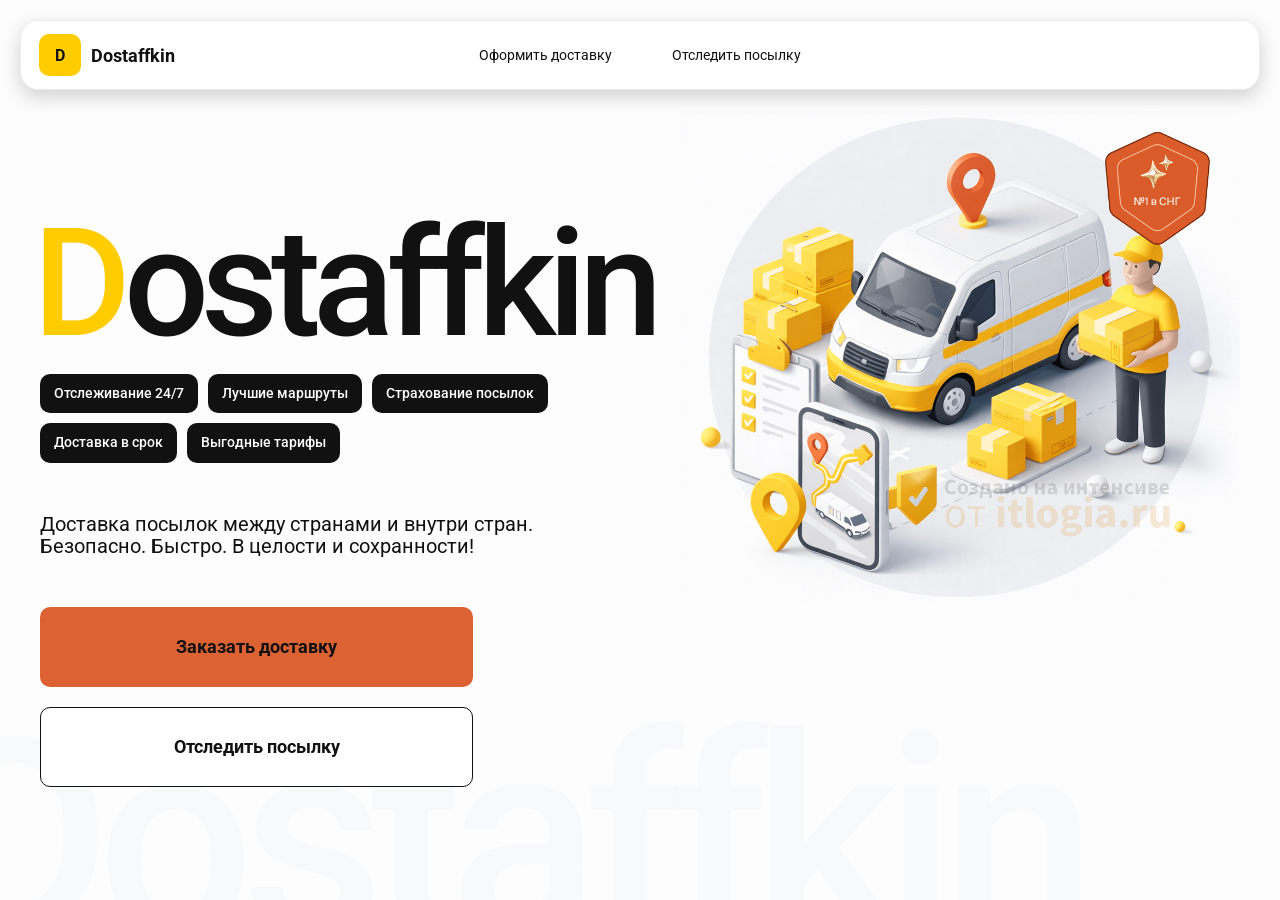
<file: index.html>
<!doctype html>
<html lang="ru">

<head>
    <meta charset="utf-8" />
    <meta name="viewport" content="width=device-width,initial-scale=1,maximum-scale=1,user-scalable=0" />
    <title>Dostaffkin — Доставка посылок между странами и внутри стран. Безопасно. Быстро. В целости и сохранности!
    </title>

    <link rel="stylesheet" href="styles/base.css" />
    <link rel="stylesheet" href="styles/base_adaptive.css" />
    <link rel="stylesheet" href="styles/index.css" />
    <link rel="stylesheet" href="styles/index_adaptive.css" />
</head>

<body>
    <div class="container">
        <header class="header">
            <a class="header-brand" href="#">
                <div class="header-logo">D</div>
                <div class="header-title">Dostaffkin</div>
            </a>
            <nav class="header-menu">
                <a class="header-link" href="./order.html">Оформить <span>доставку</span></a>
                <a class="header-link" href="./track.html">Отследить <span>посылку</span></a>
            </nav>
        </header>
        <main class="main">
            <section class="main-info">
                <div class="main-title">
                    <span>D</span>ostaffkin
                </div>
                <div class="main-features">
                    <div class="main-feature">Отслеживание 24/7</div>
                    <div class="main-feature">Лучшие маршруты</div>
                    <div class="main-feature">Страхование посылок</div>
                    <div class="main-feature">Доставка в срок</div>
                    <div class="main-feature">Выгодные тарифы</div>
                </div>
                <div class="main-description">
                    Доставка посылок между странами и внутри стран.
                    Безопасно. Быстро. В целости и сохранности!
                </div>
                <div class="main-actions">
                    <a class="button" type="button" href="./order.html">Заказать доставку</a>
                    <a class="button button-white" type="button" href="./track.html">Отследить посылку</a>
                </div>
            </section>
            <div class="main-title-ghost">Dostaffkin</div>
            <section class="main-image">
                <img src="images/main-image.png" alt="Main image" />
            </section>
        </main>
    </div>
</body>

</html>
</file>
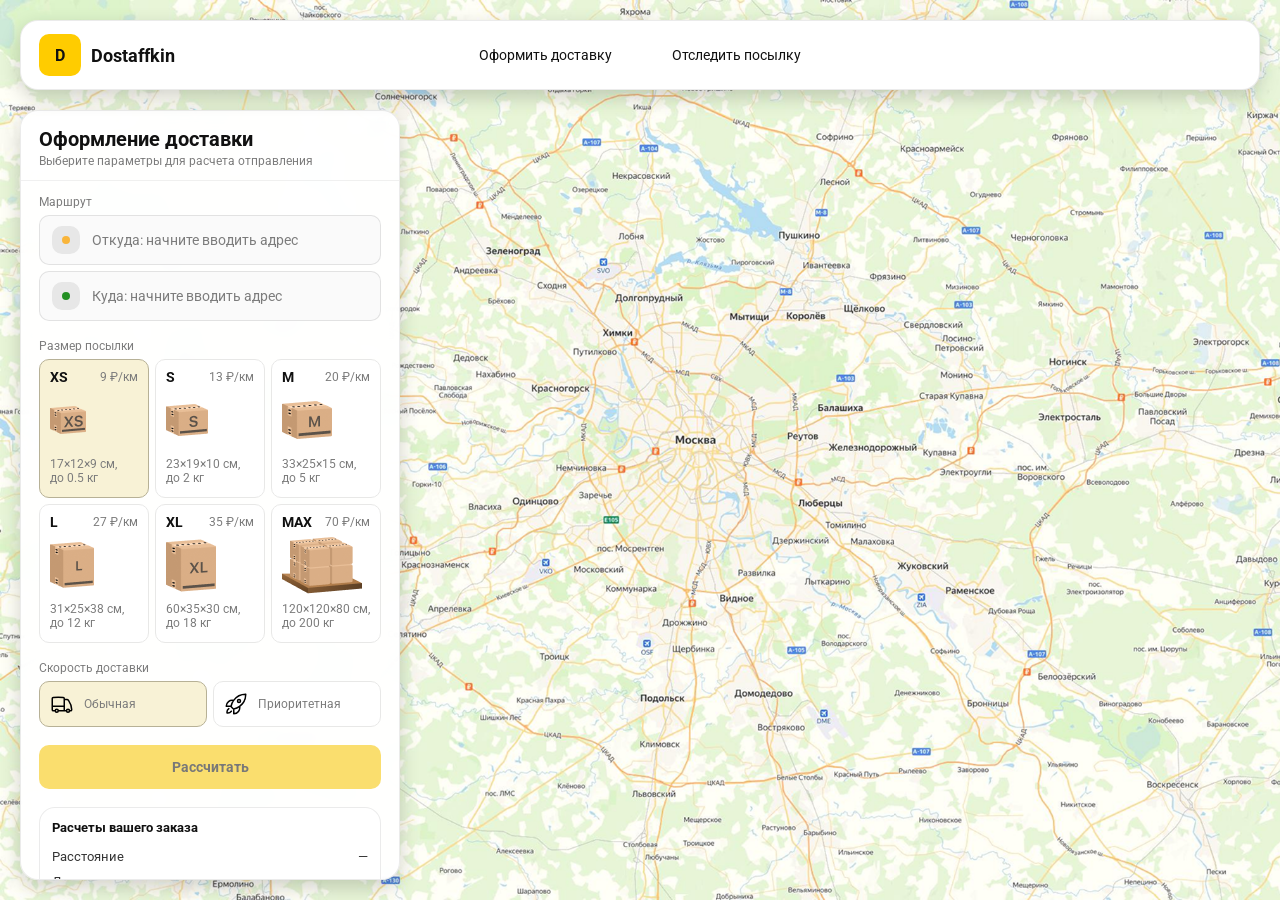
<file: order.html>
<!doctype html>
<html lang="ru">

<head>
    <meta charset="utf-8" />
    <meta name="viewport" content="width=device-width,initial-scale=1,maximum-scale=1,user-scalable=0" />
    <title>Оформление доставки</title>

    <link rel="stylesheet" href="styles/base.css" />
    <link rel="stylesheet" href="styles/base_adaptive.css" />

    <link rel="stylesheet" href="styles/order.css" />
    <link rel="stylesheet" href="styles/order_adaptive.css" />
</head>

<body>
    <div id="map"></div>

    <header class="header">
        <a class="header-brand" href="./index.html">
            <div class="header-logo">D</div>
            <div class="header-title">Dostaffkin</div>
        </a>
        <nav class="header-menu">
            <a class="header-link" href="#">Оформить <span>доставку</span></a>
            <a class="header-link" href="./track.html">Отследить <span>посылку</span></a>
        </nav>
    </header>

    <aside class="main" id="sidebar">
        <div class="main-header">
            <div class="main-title">Оформление доставки</div>
            <div class="main-text">Выберите параметры для расчета отправления</div>
        </div>
        <div class="main-content">
            <div class="main-route">
                <div class="main-block-title">Маршрут</div>
                <div class="main-fields">
                    <div class="main-field" id="fromField">
                        <div class="main-pin"></div>
                        <input id="from" placeholder="Откуда: начните вводить адрес" autocomplete="off" />
                        <div class="main-ac" id="fromAc" role="listbox" aria-label="Подсказки адресов"></div>
                    </div>

                    <div class="main-field" id="toField">
                        <div class="main-pin"></div>
                        <input id="to" placeholder="Куда: начните вводить адрес" autocomplete="off" />
                        <div class="main-ac" id="toAc" role="listbox" aria-label="Подсказки адресов"></div>
                    </div>
                </div>
            </div>
            <div class="main-package">
                <div class="main-block-title">Размер посылки</div>

                <div class="main-sizes">
                    <div class="main-size-card is-active" data-value="xs">
                        <div class="main-size-top">
                            <div class="main-size-label">XS</div>
                            <div class="main-size-rate">9 ₽/км</div>
                        </div>
                        <div class="main-size-media">
                            <img src="images/sizes/xs.png" alt="Короб XS" />
                        </div>
                        <div class="main-size-description">17×12×9 см,<br>до 0.5 кг</div>
                    </div>

                    <div class="main-size-card" data-value="s">
                        <div class="main-size-top">
                            <div class="main-size-label">S</div>
                            <div class="main-size-rate">13 ₽/км</div>
                        </div>
                        <div class="main-size-media">
                            <img src="images/sizes/s.png" alt="Короб S" />
                        </div>
                        <div class="main-size-description">23×19×10 см,<br>до 2 кг</div>
                    </div>

                    <div class="main-size-card" data-value="m">
                        <div class="main-size-top">
                            <div class="main-size-label">M</div>
                            <div class="main-size-rate">20 ₽/км</div>
                        </div>
                        <div class="main-size-media">
                            <img src="images/sizes/m.png" alt="Короб M" />
                        </div>
                        <div class="main-size-description">33×25×15 см,<br>до 5 кг</div>
                    </div>

                    <div class="main-size-card" data-value="l">
                        <div class="main-size-top">
                            <div class="main-size-label">L</div>
                            <div class="main-size-rate">27 ₽/км</div>
                        </div>
                        <div class="main-size-media">
                            <img src="images/sizes/l.png" alt="Короб L" />
                        </div>
                        <div class="main-size-description">31×25×38 см,<br>до 12 кг</div>
                    </div>

                    <div class="main-size-card" data-value="xl">
                        <div class="main-size-top">
                            <div class="main-size-label">XL</div>
                            <div class="main-size-rate">35 ₽/км</div>
                        </div>
                        <div class="main-size-media">
                            <img src="images/sizes/xl.png" alt="Короб XL" />
                        </div>
                        <div class="main-size-description">60×35×30 см,<br>до 18 кг</div>
                    </div>

                    <div class="main-size-card" data-value="max">
                        <div class="main-size-top">
                            <div class="main-size-label">MAX</div>
                            <div class="main-size-rate">70 ₽/км</div>
                        </div>
                        <div class="main-size-media main-size-media-palleta">
                            <img src="images/sizes/max.png" alt="Паллета" />
                        </div>
                        <div class="main-size-description">120×120×80 см,<br>до 200 кг</div>
                    </div>
                </div>
            </div>
            <div class="main-speed">
                <div class="main-block-title">Скорость доставки</div>

                <div class="main-speeds">
                    <div class="main-speed-card is-active" data-value="regular">
                        <img class="main-speed-media" src="images/icons/regular.svg" alt="Regular" />
                        <div class="main-speed-description">Обычная</div>
                    </div>
                    <div class="main-speed-card" data-value="fast">
                        <img class="main-speed-media" src="images/icons/fast.svg" alt="Fast" />
                        <div class="main-speed-description">Приоритетная</div>
                    </div>

                </div>
            </div>
            <div class="main-calculate-block">
                <button id="calc" class="button calculate-button" type="button" disabled>Рассчитать</button>
            </div>
            <div class="main-result" id="result">
                <div class="main-result-title">Расчеты вашего заказа</div>
                <div class="main-result-lines">
                    <div class="main-result-line"><span>Расстояние</span><span id="distanceValue">—</span></div>
                    <div class="main-result-line"><span>Доставим через</span><span id="durationValue">—</span></div>
                    <div class="main-result-line"><span>Тариф</span><span id="rateValue">—</span></div>
                </div>
                <div class="main-price">
                    <div class="main-price-label">Итого</div>
                    <div class="main-price-value" id="totalValue">—</div>
                </div>
            </div>
            <div class="main-order-box">
                <div class="main-order-form" id="orderForm">
                    <div class="main-order-title">Оформление доставки</div>
                    <div class="main-block-info-row">
                        <div class="main-block-title">Контакты</div>
                        <div class="order-fields">
                            <div class="main-field">
                                <input id="customerName" placeholder="Ваше имя" autocomplete="off" />
                            </div>
                            <div class="main-field">
                                <input id="customerPhone" placeholder="Ваш телефон" autocomplete="off"
                                    inputmode="tel" />
                            </div>
                        </div>
                    </div>
                    <div class="main-block-info-row extra-info">
                        <div class="main-block-title">Дополнительная информация</div>
                        <div class="main-field textarea">
                            <textarea id="comment" placeholder="Детали доставки и комментарии"></textarea>
                        </div>
                    </div>
                    <button id="submit" class="button main-submit-request" type="button" disabled>Отправить
                        заявку
                    </button>
                </div>

                <div class="main-order-success" id="orderSuccess">
                    <div class="main-success-icon">✓</div>
                    <div class="main-success-title">Заявка отправлена!</div>
                    <div class="main-success-title">Номер отправления – <span id="orderId"></span></div>
                    <div class="main-success-subtitle">Мы скоро свяжемся с вами</div>
                </div>
            </div>
        </div>
    </aside>
</body>

</html>
</file>
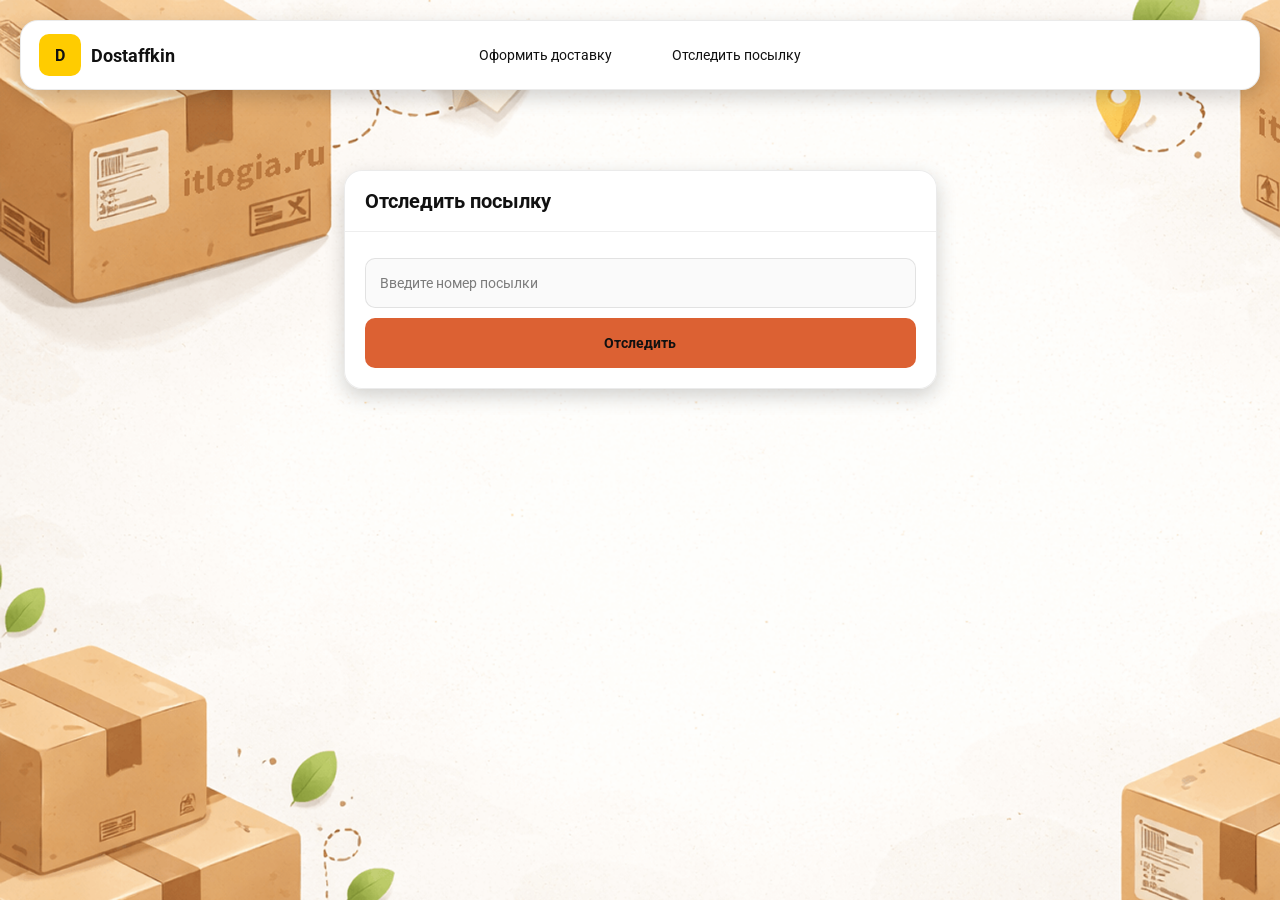
<file: track.html>
<!doctype html>
<html lang="ru">

<head>
    <meta charset="utf-8" />
    <meta name="viewport" content="width=device-width,initial-scale=1,maximum-scale=1,user-scalable=0" />
    <title>Отследить посылку</title>
    <link rel="stylesheet" href="styles/base.css" />
    <link rel="stylesheet" href="styles/base_adaptive.css" />

    <link rel="stylesheet" href="styles/track.css" />
    <link rel="stylesheet" href="styles/track_adaptive.css" />
</head>

<body>
    <div class="container">
        <header class="header">
            <a class="header-brand" href="./index.html">
                <div class="header-logo">D</div>
                <div class="header-title">Dostaffkin</div>
            </a>
            <nav class="header-menu">
                <a class="header-link" href="./order.html">Оформить <span>доставку</span></a>
                <a class="header-link" href="#">Отследить <span>посылку</span></a>
            </nav>
        </header>
        <main class="track-content">
            <section class="track-card track-search">
                <div class="track-title">Отследить посылку</div>
                <div class="track-action">
                    <div class="main-field track-field">
                        <input id="trackNumber" placeholder="Введите номер посылки" autocomplete="off" />
                    </div>
                    <button id="trackButton" class="button track-button" type="button">Отследить</button>
                </div>
            </section>
            <section class="track-card track-result" id="trackResult">
                <div class="track-result-header">
                    <div class="track-id" id="trackIdValue"></div>
                    <div class="track-routes">
                        <div class="track-route">
                            <div class="track-route-pin">
                                <svg xmlns="http://www.w3.org/2000/svg" fill="none" viewBox="0 0 24 24"
                                    stroke-width="1.5" stroke="orange" class="size-6">
                                    <path stroke-linecap="round" stroke-linejoin="round"
                                        d="M15 10.5a3 3 0 1 1-6 0 3 3 0 0 1 6 0Z" />
                                    <path stroke-linecap="round" stroke-linejoin="round"
                                        d="M19.5 10.5c0 7.142-7.5 11.25-7.5 11.25S4.5 17.642 4.5 10.5a7.5 7.5 0 1 1 15 0Z" />
                                </svg>
                            </div>
                            <div class="track-route-address" id="trackFromValue">
                                Откуда: Москва, улица Арбат, 1
                            </div>
                        </div>
                        <div class="track-route track-route-arrow">
                            <svg xmlns="http://www.w3.org/2000/svg" fill="none" viewBox="0 0 24 24" stroke-width="1.5"
                                stroke="currentColor" class="size-6">
                                <path stroke-linecap="round" stroke-linejoin="round"
                                    d="M19.5 13.5 12 21m0 0-7.5-7.5M12 21V3" />
                            </svg>
                        </div>
                        <div class="track-route">
                            <div class="track-route-pin">
                                <svg xmlns="http://www.w3.org/2000/svg" fill="none" viewBox="0 0 24 24"
                                    stroke-width="1.5" stroke="green" class="size-6">
                                    <path stroke-linecap="round" stroke-linejoin="round"
                                        d="M15 10.5a3 3 0 1 1-6 0 3 3 0 0 1 6 0Z" />
                                    <path stroke-linecap="round" stroke-linejoin="round"
                                        d="M19.5 10.5c0 7.142-7.5 11.25-7.5 11.25S4.5 17.642 4.5 10.5a7.5 7.5 0 1 1 15 0Z" />
                                </svg>
                            </div>
                            <div class="track-route-address" id="trackToValue">
                                Куда: Минск, проспект Независимости, 58
                            </div>
                        </div>
                    </div>
                </div>
                <div class="track-info">
                    <div class="track-status-title">Статус данной посылки:</div>
                    <div class="track-status-list" id="trackStatusList">


                        <div class="track-status created">
                            <img src="images/icons/created.svg" class="track-status-icon" alt="Created">
                            <div class="track-status-text">
                                <div class="track-status-text-state">Создан</div>
                                <div class="track-status-text-date">10.01.2026</div>
                            </div>
                        </div>

                        <div class="track-status in-way">
                            <img src="images/icons/in-way.svg" class="track-status-icon" alt="In way">
                            <div class="track-status-text">
                                <div class="track-status-text-state">В пути: Москва</div>
                                <div class="track-status-text-date">18.01.2026</div>
                            </div>
                        </div>

                        <div class="track-status ready">
                            <img src="images/icons/ready.svg" class="track-status-icon" alt="Ready">
                            <div class="track-status-text">
                                <div class="track-status-text-state">Готов к выдаче</div>
                                <div class="track-status-text-date">25.01.2026</div>
                            </div>
                        </div>

                        <div class="track-status done">
                            <img src="images/icons/done.svg" class="track-status-icon" alt="Done">
                            <div class="track-status-text">
                                <div class="track-status-text-state">Вручен</div>
                                <div class="track-status-text-date">27.01.2026</div>
                            </div>
                        </div>

                    </div>
                </div>
            </section>
        </main>
    </div>
</body>

</html>
</file>
<file: styles/base.css>
*, *::before, *::after {
    box-sizing: border-box;
}

@font-face {
    font-family: "Roboto";
    src: url("../fonts/Roboto-Regular.ttf");
    font-weight: normal;
}

@font-face {
    font-family: "Roboto";
    src: url("../fonts/Roboto-Bold.ttf");
    font-weight: bold;
}

@font-face {
    font-family: "Roboto";
    src: url("../fonts/Roboto-Medium.ttf");
    font-weight: 500;
}

html, body {
    margin: 0;
    color: #111111;
    font-family: "Roboto", sans-serif;
}

body {
    background: #FDFDFD;
}

.header {
    border-radius: 18px;
    box-shadow: 0 7px 20px 0 #0000002E;
    backdrop-filter: blur(10px);
    background: #ffffff;
    left: 20px;
    border: 1px solid rgba(0, 0, 0, 0.08);
    position: fixed;
    right: 20px;
    top: 20px;
    padding: 14px 18px;
    height: 70px;
    display: flex;
    align-items: center;
    z-index: 6;
}

.header-brand {
    display: flex;
    align-items: center;
    text-decoration: none;
    gap: 10px;
}

.header-logo {
    width: 42px;
    height: 42px;
    border-radius: 10px;
    background: #FFCC00;
    display: grid;
    place-items: center;
    font-weight: bold;
    color: #111;
}

.header-title {
    font-size: 18px;
    font-weight: bold;
    color: #111111;
    text-decoration: none;
}

.header-menu {
    display: flex;
    align-items: center;
    gap: 60px;
    margin: 0;
    position: absolute;
    left: 50%;
    transform: translateX(-50%);
}

.header-link {
    font-size: 14px;
    color: #111111;
    text-decoration: none;
}

.button {
    border: 0;
    outline: none;
    height: 44px;
    border-radius: 10px;
    font-size: 14px;
    font-weight: bold;
    cursor: pointer;
    font-family: inherit;
    transition: transform .08s ease, opacity .12s ease;
    background: #DC6133;
    color: #111111;
    text-align: center;
    text-decoration: none;
}

.button:hover {
    background-color: #E5BC19;
}

.button:disabled {
    cursor: not-allowed;
    background-color: #FADE6E;
    color: #787878;
    transform: none;
}

.button.button-white {
    background: #ffffff;
    border: 1px solid #111111;
}

.button.button-white:hover {
    background: rgb(241 241 241);
}

.main-field {
    display: flex;
    align-items: center;
    margin-top: 6px;
    gap: 10px;
    border: 1px solid #1111111A;
    background: #FAFAFA;
    border-radius: 10px;
    padding: 10px 12px;
    position: relative;
    box-sizing: border-box;
    height: 50px;
}

.main-field.textarea {
    height: auto;
}

.main-pin {
    width: 28px;
    height: 28px;
    border-radius: 10px;
    background: rgba(17, 17, 17, 0.08);
    display: grid;
    place-items: center;
    flex: 0 0 auto;
    position: relative;
}

.main-pin::before {
    content: "";
    width: 8px;
    height: 8px;
    border-radius: 999px;
    background: orange;
    opacity: .75;
    display: block;
}

.main-field:last-child .main-pin::before {
    background: green;
    opacity: .85;
}

input, textarea {
    width: 100%;
    border: 0;
    outline: none;
    background: transparent;
    font-size: 14px;
    color: #111111;
    font-family: inherit;
}

textarea {
    resize: vertical;
    min-height: 72px;
    padding: 2px 0;
}

input::placeholder, textarea::placeholder {
    color: #7C7C7C;
}

.main-field:focus-within {
    border-color: rgba(0, 0, 0, 0.20);
    box-shadow: 0 0 0 4px rgba(255, 204, 0, 0.35);
    background: rgba(255, 255, 255, 0.75);
}
</file>
<file: styles/base_adaptive.css>
@media (max-width: 767px) {
    .header {
        left: 10px;
        right: 10px;
        top: 10px;
    }

    .header-link span {
        display: none;
    }

    .header-menu {
        gap: 20px;
        justify-content: flex-start;
        margin: 0 0 0 30px;
        position: static;
        transform: none;
    }
}

@media (max-width: 420px) {
    .header-title {
        display: none;
    }
}

@media (max-width: 374px) {
    .header-menu {
        gap: 10px;
        margin: 0 0 0 10px;
    }
}
</file>
<file: styles/index.css>
.container {
    overflow: hidden;
    min-height: 100vh;
}

.main {
    padding: 111px 40px 40px;
    position: relative;
    display: flex;
}

.main-info {
    max-width: 840px;
    width: 100%;
    position: relative;
}

.main-title {
    margin-top: 98px;
    font-weight: 500;
    font-size: 200px;
    line-height: 1;
    letter-spacing: -0.05em;
    color: #111111;
    left: -15px;
    position: relative;
}

.main-title span {
    color: #ffcc00;
}

.main-features {
    margin-top: 15px;
    display: flex;
    flex-wrap: wrap;
    gap: 10px;
}

.main-feature {
    background: #111111;
    color: #ffffff;
    padding: 12px 14px;
    font-weight: 500;
    font-size: 14px;
    line-height: 1.1;
    border-radius: 10px;
}

.main-description {
    margin-top: 50px;
    max-width: 500px;
    font-size: 20px;
    line-height: 1.1;
    color: #111111;
}

.main-actions {
    margin-top: 50px;
    display: flex;
    flex-direction: column;
    gap: 20px;
}

.main-actions .button {
    height: 80px;
    width: 433px;
    font-size: 18px;
    font-weight: bold;
    place-items: center;
    display: grid;
}

.main-title-ghost {
    position: absolute;
    z-index: -1;
    left: -70px;
    bottom: -150px;
    font-weight: 500;
    font-size: 278px;
    line-height: 1;
    letter-spacing: -0.05em;
    color: #ECEDF04D;
}

.main-image {
    width: 1024px;
    top: 100px;
    z-index: -2;
}

.main-image img {
    width: 100%;
    max-width: 1024px;
    height: auto;
    display: block;
}
</file>
<file: styles/index_adaptive.css>
@media (max-width: 1760px) {
    .main-title {
        font-size: 150px;
        left: -7px;
    }

    .main-info {
        max-width: 640px;
    }
}

@media (max-width: 1200px) {
    .main-info {
        max-width: 540px;
    }

    .main {
        padding: 111px 20px 20px;
    }

    .main-title {
        font-size: 120px;
        left: -4px;
    }

    .main-title-ghost {
        font-size: 220px;
    }
}

@media (max-width: 1024px) {
    .main-title {
        margin-top: 30px;
    }

    .main {
        flex-direction: column-reverse;
    }

    .main-image {
        max-width: 350px;
        position: absolute;
        left: 370px;
        top: 370px;
    }

    .main-info {
        max-width: 100%;
    }

    .main-actions {
        gap: 10px;
    }

    .main-actions .button {
        height: 50px;
        font-size: 14px;
        width: auto;
        max-width: 300px;
    }

    .main-description {
        max-width: 350px;
    }
}

@media (max-width: 570px) {
    .main-title {
        font-size: 88px;
    }

    .main-description {
        max-width: 100%
    }

    .main-actions {
       width: 100%;
    }

    .main-actions .button {
        width: 100%;
        max-width: 100%
    }

    .main-image {
        max-width: 650px;
        position: absolute;
        left: 170px;
        top: 70px;
        opacity: 0.2;
    }
}

@media (max-width: 400px) {
    .main-title {
        font-size: 70px;
    }
}
</file>
<file: styles/order.css>
#map {
    background-image: url("../images/order-bg.png");
    background-size: cover;
    position: fixed;
    inset: 0;
}

.main {
    border-radius: 18px;
    box-shadow: 0 7px 20px 0 #0000002E;
    backdrop-filter: blur(10px);
    background: rgba(255, 255, 255, 0.96);
    left: 20px;
    border: 1px solid rgba(0, 0, 0, 0.08);
    position: fixed;
    top: 110px;
    bottom: 20px;
    width: 380px;
    display: flex;
    flex-direction: column;
    overflow: hidden;
    z-index: 5;
}

.main-header {
    padding: 18px 18px 12px 18px;
    border-bottom: 1px solid rgba(0, 0, 0, 0.06);
    display: flex;
    flex-direction: column;
}

.main-title {
    font-size: 20px;
    line-height: 100%;
    font-weight: bold;
}

.main-text {
    font-size: 12px;
    margin-top: 5px;
    color: #7C7C7C;
}

.main-content {
    padding: 14px 18px 18px 18px;
    overflow: auto;
    scrollbar-width: none;
    display: flex;
    flex-direction: column;
    gap: 18px;
    flex: 1;
}

.main-block-title {
    font-size: 12px;
    color: #7C7C7C;
}

.main-route .main-block-title,
.main-package .main-block-title {
    margin-bottom: 6px;
}

.main-sizes {
    display: grid;
    gap: 6px;
    grid-template-columns: repeat(3, 1fr);
}

.main-size-card {
    border: 1px solid #E8E8E7;
    background: #FFFFFF;
    border-radius: 10px;
    padding: 10px;
    cursor: pointer;
    user-select: none;
    transition: transform .08s ease, border-color .12s ease, background .12s ease;
    min-height: 139px;
}

.main-size-card:hover {
    transform: translateY(-1px);
}

.main-size-card.is-active {
    background-color: #F8F2D6;
    border-color: #B7B196;
}

.main-size-top {
    display: flex;
    align-items: center;
    justify-content: space-between;
}

.main-size-label {
    font-weight: bold;
    font-size: 14px;
    color: #111111;
    line-height: 100%;
}

.main-size-rate {
    font-size: 12px;
    color: #7C7C7C;
    line-height: 100%;
}

.main-size-media {
    margin-top: 8px;
    height: 57px;
}

.main-size-description {
    margin-top: 8px;
    font-size: 12px;
    color: #7C7C7C;
    line-height: 1.2;
}

.calculate-button {
    width: 100%;
}

.main-result {
    border: 1px solid rgba(0, 0, 0, 0.08);
    background: rgba(255, 255, 255, 0.75);
    border-radius: 16px;
    padding: 12px;
    line-height: 1.25;
}

.main-result-title {
    font-weight: bold;
    font-size: 13px;
    color: #111111;
    margin-bottom: 13px;
}

.main-result-lines {
    gap: 8px;
    display: flex;
    flex-direction: column;
}

.main-result-line {
    font-size: 13px;
    color: rgba(17, 17, 17, 0.85);
    display: flex;
    justify-content: space-between;
}

.main-price {
    margin-top: 18px;
    padding-top: 10px;
    border-top: 1px dashed rgba(0, 0, 0, 0.12);
    display: flex;
    align-items: baseline;
    justify-content: space-between;
}

.main-price-label {
    font-size: 12px;
    color: rgba(17, 17, 17, 0.55);
}

.main-price-value {
    font-size: 20px;
    font-weight: bold;
    color: #111111;
    letter-spacing: -0.3px;
}

.main-order-box {
    background: #ffffff;
    border: 1px solid #E8E8E7;
    border-radius: 10px;
    padding: 12px;
}

.main-order-title {
    margin-bottom: 8px;
    font-weight: bold;
    font-size: 14px;
    color: #111111;
}

.main-block-info {
    display: flex;
    flex-direction: column;
    gap: 6px;
}

.order-fields {
    display: grid;
    grid-template-columns: 1fr 1fr;
    column-gap: 10px;
    margin-top: 6px;
}

.main-block-info-row.extra-info {
    display: block;
    margin-top: 13px;
}

.main-submit-request {
    width: 100%;
    margin-top: 6px;
}

.main-order-success {
    display: none;
    text-align: center;
    padding: 22px 12px;
    gap: 12px;
}

.main-order-success.is-visible {
    display: flex;
    flex-direction: column;
    align-items: center;
}

.main-success-icon {
    width: 56px;
    height: 56px;
    border-radius: 50%;
    background: #16a34a;
    color: #ffffff;
    display: grid;
    place-items: center;
    font-size: 30px;
}

.main-success-title {
    font-size: 14px;
    font-weight: bold;
    color: #111111;
}

.main-success-subtitle {
    font-size: 12px;
    color: rgba(17, 17, 17, 0.55);
    line-height: 1.3;
}

.main-speed .main-block-title {
    margin-bottom: 6px;
}

.main-speeds {
    display: grid;
    gap: 6px;
    grid-template-columns: repeat(2, 1fr);
}

.main-speed-card {
    border: 1px solid #E8E8E7;
    background: #FFFFFF;
    border-radius: 10px;
    padding: 10px;
    cursor: pointer;
    user-select: none;
    transition: transform .08s ease, border-color .12s ease, background .12s ease;
    display: flex;
    align-items: center;
    gap: 10px;
}

.main-speed-card:hover {
    transform: translateY(-1px);
}

.main-speed-card.is-active {
    background-color: #F8F2D6;
    border-color: #B7B196;
}

.main-speed-description {
    font-size: 12px;
    color: #7C7C7C;
    line-height: 1.2;
}
</file>
<file: styles/order_adaptive.css>
@media (max-width: 767px) {
    .main {
        left: 10px;
        right: 10px;
        top: 50%;
        bottom: 12px;
        width: auto;
        max-width: none;
    }
}

@media (max-width: 420px) {
    .main-sizes {
        grid-template-columns: repeat(2, 1fr);
    }
}
</file>
<file: styles/track.css>
.container {
    background: #F4F4F4 url("../images/track-bg.png");
    background-size: cover;
    min-height: 100vh;
    padding: 170px 0 50px 0;
}

.track-content {
    width: 593px;
    margin: 0 auto;
}

.track-card {
    width: 100%;
    border-radius: 18px;
    box-shadow: 0 7px 20px 0 #0000002E;
    backdrop-filter: blur(10px);
    background: rgba(255, 255, 255, 0.96);
    border: 1px solid rgba(0, 0, 0, 0.08);
}

.track-title {
    font-size: 20px;
    line-height: 100%;
    font-weight: bold;
    border-bottom: 1px solid #EEEEEE;
    padding: 20px;
}

.track-action {
    padding: 20px;
}

.track-button {
    width: 100%;
    height: 50px;
}

.track-field {
    margin-bottom: 10px;
}

.track-result {
    margin-top: 5px;
    display: none;
}

.track-result.is-visible {
    display: block;
}

.track-result-header {
    font-weight: bold;
    font-size: 14px;
    color: #111111;
    padding: 20px;
    border-bottom: 1px solid #EEEEEE;
}

.track-id {
    margin-bottom: 12px;
    font-size: 20px;
}

.track-routes {
    display: flex;
    flex-direction: column;
    gap: 10px;
    font-weight: normal;
}

.track-route {
    display: flex;
    align-items: center;
    gap: 10px;
}

.track-route-pin {
    width: 24px;
    height: 24px;
    flex-shrink: 0;
}

.track-route-arrow {
    padding: 15px 0;
    width: 24px;
    height: 24px;
}

.track-info {
    padding: 20px;
}

.track-status {
    display: flex;
    align-items: center;
    font-size: 12px;
    gap: 10px;
}

.track-status-title {
    font-size: 14px;
    color: #111111;
    margin-bottom: 20px;
}

.track-status-list {
    display: flex;
    flex-direction: column;
    gap: 15px;
}

.track-status-icon {
    width: 40px;
    height: 40px;
    border-radius: 50%;
    background: rgba(17, 17, 17, 0.08);
    display: grid;
    place-items: center;
    flex: 0 0 auto;
}

.track-status.created .track-status-icon {
    background-color: #F1CB00;
}

.track-status.in-way .track-status-icon {
    background-color: #F08A11;
}

.track-status.ready .track-status-icon {
    background-color: #A35D0A;
}

.track-status.done .track-status-icon {
    background-color: #37C93B;
}

.track-status-text {
    display: flex;
    align-items: center;
    justify-content: space-between;
    color: #111111;
    font-size: 12px;
    flex: 1;
}

.track-status-date {
    color: rgba(17, 17, 17, 0.55);
}
</file>
<file: styles/track_adaptive.css>
@media (max-width: 767px) {
    .container {
        padding: 130px 0 50px 0;
    }

    .track-content {
        width: 100%;
        padding-left: 10px;
        padding-right: 10px;
    }

    .track-result-header {
        padding: 20px;
    }
}
</file>
